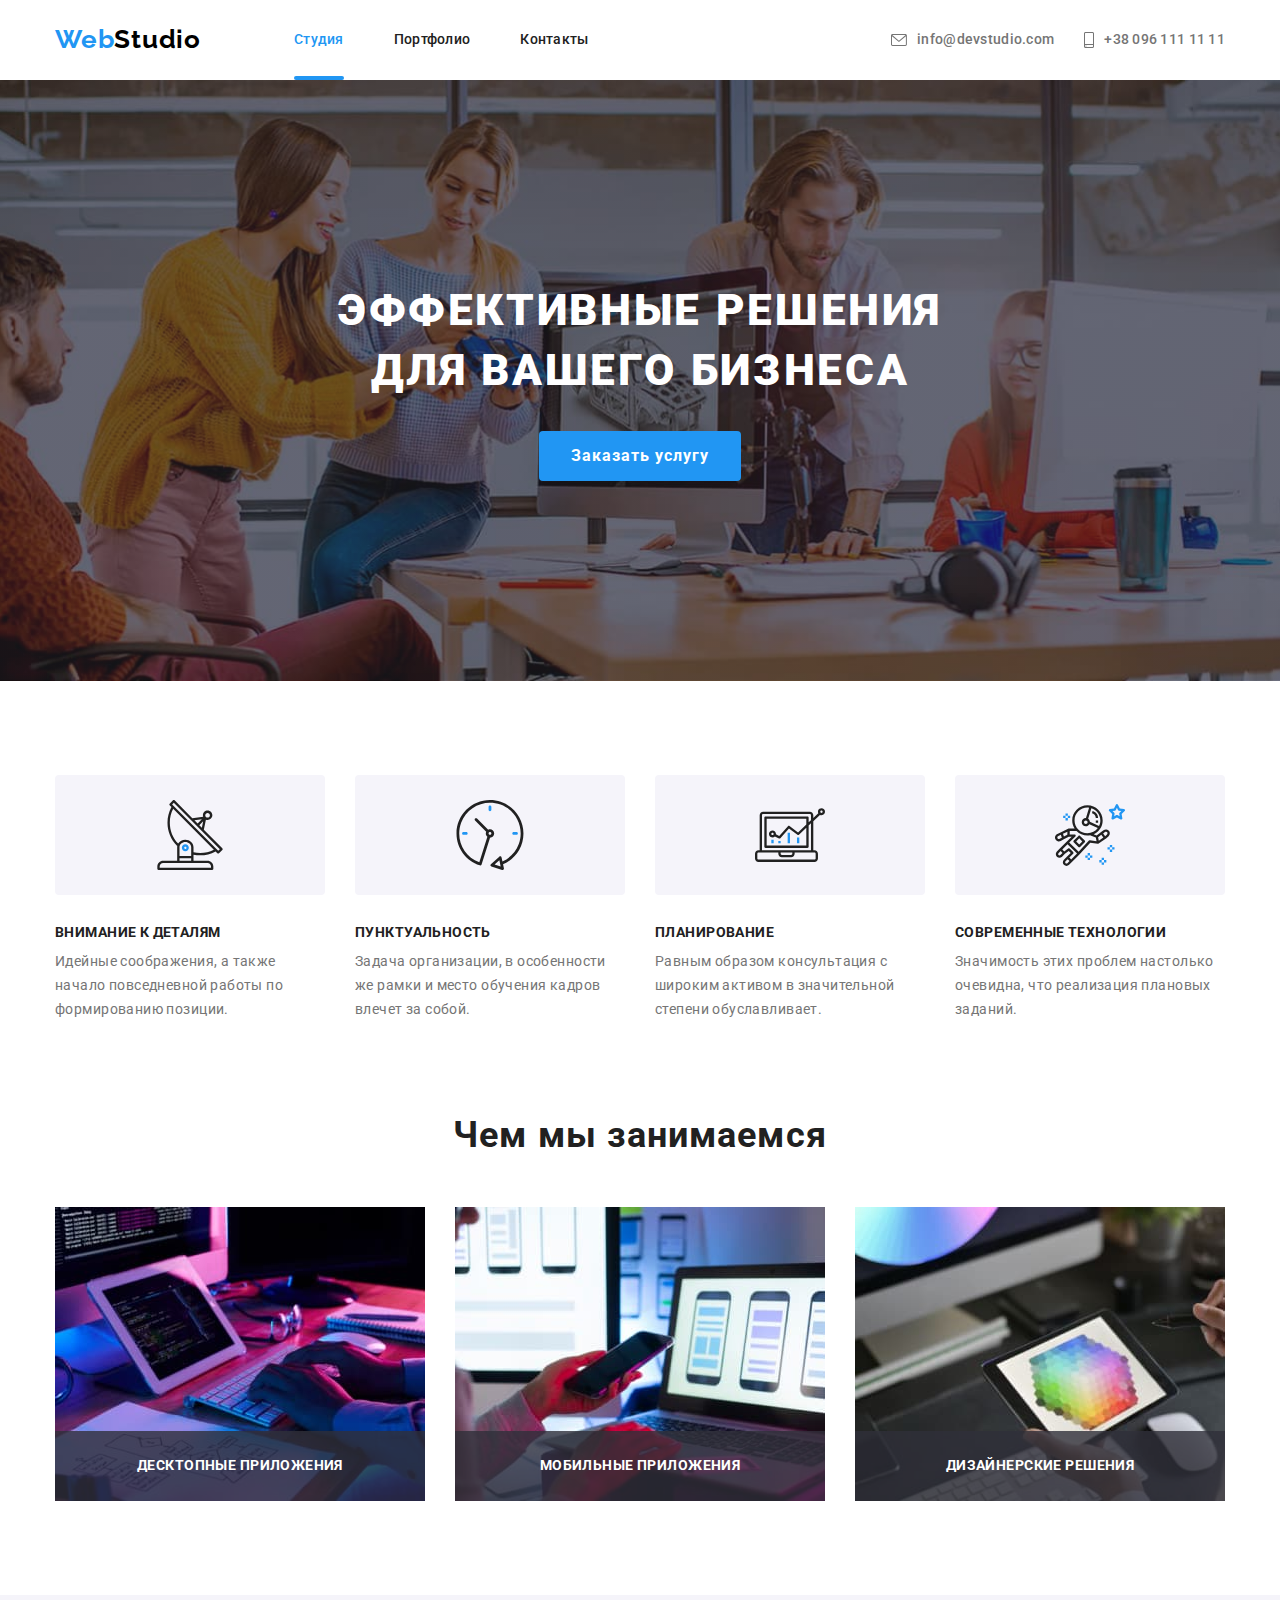
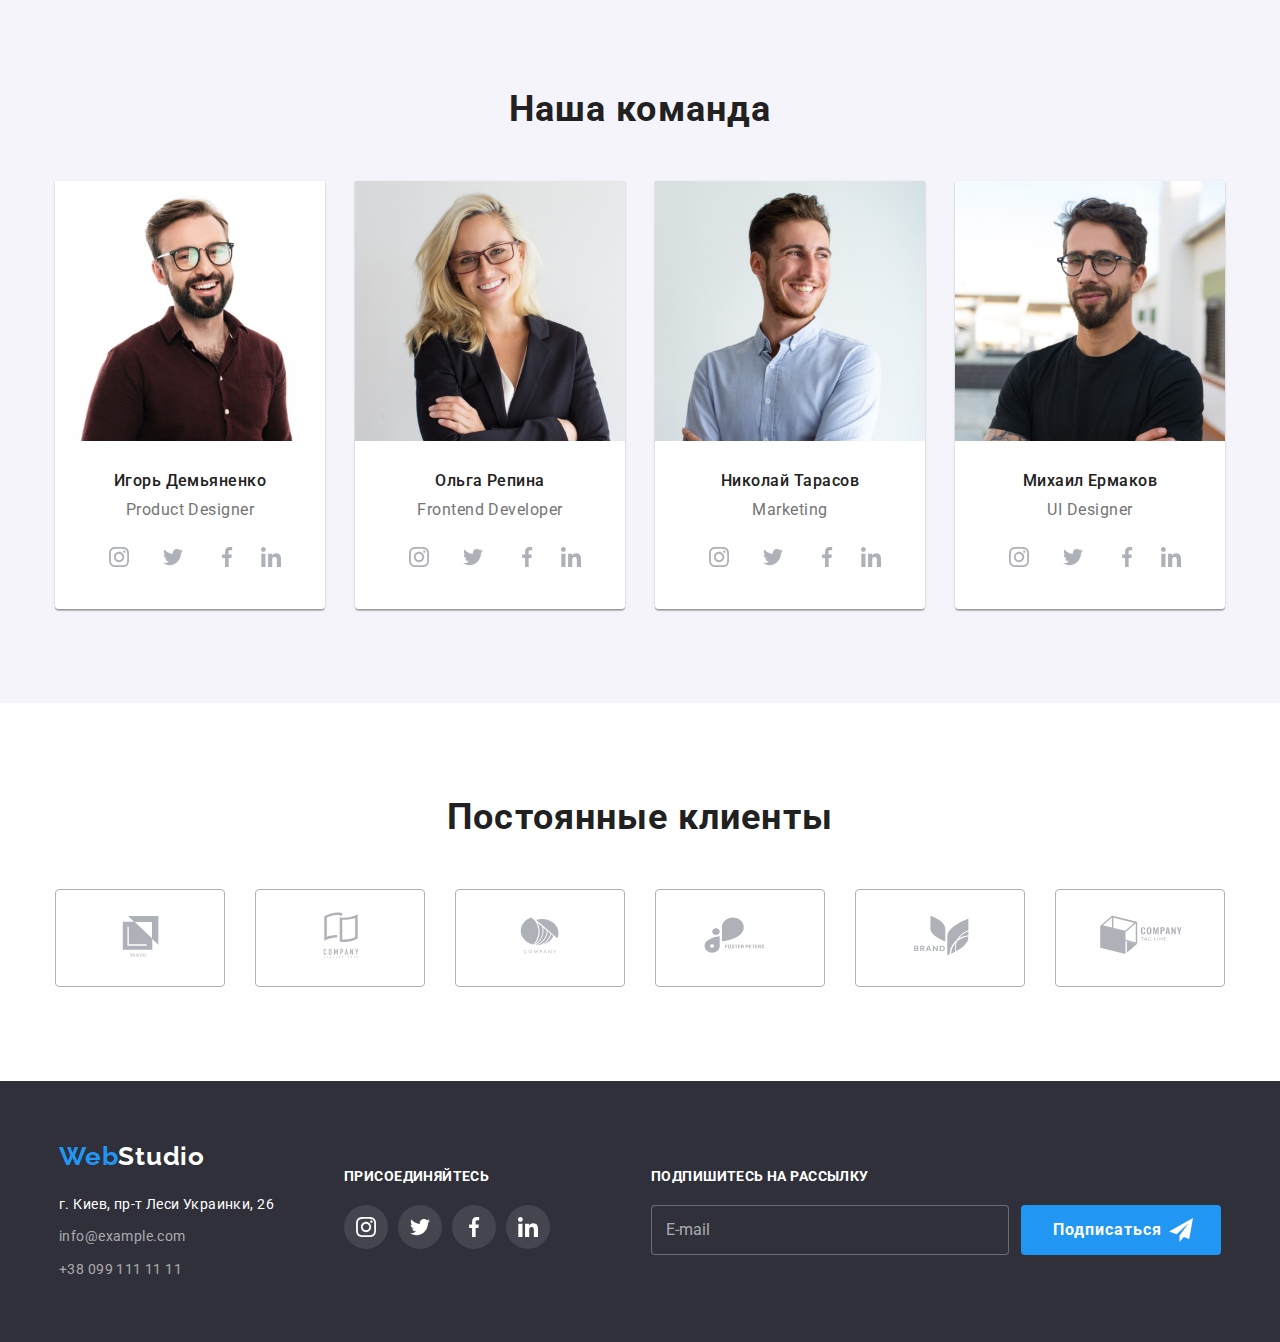
<file: index.html>
<!DOCTYPE html>
<html lang="ru">
  <head>
    <meta charset="UTF-8" />
    <meta http-equiv="X-UA-Compatible" content="IE=edge" />
    <meta name="viewport" content="width=device-width, initial-scale=1.0" />
    <title>Document</title>
    <link rel="preconnect" href="https://fonts.googleapis.com" />
    <link rel="preconnect" href="https://fonts.gstatic.com" crossorigin />
    <link
      href="https://fonts.googleapis.com/css2?family=Raleway:wght@700&family=Roboto:wght@400;500;700;900&display=swap"
      rel="stylesheet"
    />

    <link rel="stylesheet" href="./css/main.min.css" />
  </head>

  <body class="body">
    <header >
      <div class="container__header container">
        <div class="page-header">
          <nav class="site-nav">
            <a class="logo" href=""><span class="logo__web">Web</span>Studio</a>
            <div class="mobile-navigation">
              <ul class="site-nav__list list">
              <li class="site-nav__item">
                <a class="site-nav__link site-nav__link--current" href=""
                  >Студия</a
                >
              </li>
              <li class="site-nav__item">
                <a class="site-nav__link" href="./portfolio.html"> Портфолио</a>
              </li>
              <li class="site-nav__item">
                <a class="site-nav__link" href="">Контакты</a>
              </li>
            </ul>
            </div>

            <button
              type="button"
              class="menu-button menu-open-button">
              <svg width="40" height="40" aria-label="Переключатель меню">
                <use
                  class="icon-menu"
                  href="./images/symbol.svg#icon-menu"
                ></use>
              </svg>
            </button>

          </nav>

          <div class="mobile-navigation">
            <ul class="contacts list">
            <li class="contacts__item">
              <a class="contacts__link" href="mailto:info@devstudio.com">
                <svg
                  class="contacts__icon--envelope"
                  width="16px"
                  height="10px"
                >
                  <use href="./images/symbol.svg#icon-envelope"></use>
                </svg>
                info@devstudio.com</a
              >
            </li>
            <li class="contacts__item">
              <a class="contacts__link" href="tel:+380961111111">
                <svg class="contacts__icon--smartphone">
                  <use href="./images/symbol.svg#icon-smartphone"></use>
                </svg>
                +38 096 111 11 11</a
              >
            </li>
          </ul>
          </div>
        </div>
      </div>


  <div class="mobile-menu is-hidden">
  <div class="mobile-container">
    <button  
  type="button"
  class="menu-button menu-close-button"
  aria-expanded="false">
  <svg width="40" height="40" aria-label="Переключатель меню">
    <use class="icon-close-menu" href="./images/symbol.svg#icon-close-menu"></use>        
  </svg>   
  </button>
<ul class="mobile-list list">
  <li class="mobile-list__item"><a href="./index.html" class="mobile-list__link mobile-list__link--current">Студия</a></li>
  <li class="mobile-list__item"><a href="./portfolio.html" class="mobile-list__link">Портфолио</a></li>
  <li class="mobile-list__item"><a href="" class="mobile-list__link">Контакты</a></li>
</ul>
<div class="mobile-menu-bottom">
  <ul class="mobile-contacts list">
  <li class="mobile-contacts__item"><a href="tel:+380961111111" class="mobile-contacts__link mobile-contacts__link--big">+38 096 111 11 11</a></li>
  <li class="mobile-contacts__item"><a href="mailto:info@devstudio.com" class="mobile-contacts__link">info@devstudio.com</a></li>
</ul>
<ul class="mobile-social list">
  <li class="mobile-social__item"><a href="" class="mobile-social__link">Instagram</a></li>
  <li class="mobile-social__item"><a href="" class="mobile-social__link">Twitter</a></li>
  <li class="mobile-social__item"><a href="" class="mobile-social__link">Facebook</a></li>
  <li class="mobile-social__item"><a href="" class="mobile-social__link">LinkedIn</a></li>
</ul>
</div>
  </div>
</div>


    </header>
    <!--Герой-->
    <main>
      <section class="hero">
        <div class="container">
          <h1 class="hero__title">Эффективные решения для вашего бизнеса</h1>
          <button data-modal-open class="hero__button button" type="button">
            Заказать услугу
          </button>
        </div>
      </section>
      <!--Особенности-->
      <section class="features section">
        <div class="container">
          <h2 class="features__title--hidden">Особенности</h2>
          <ul class="feautes-list list">
            <li class="features-list__item">
              <div class="features-list__background">
                <svg class="features-list__icon">
                  <use href="./images/symbol.svg#icon-antena"></use>
                </svg>
              </div>
              <h3 class="features-list__name">Внимание к деталям</h3>
              <p class="features-list__text">
                Идейные соображения, а также начало повседневной работы по
                формированию позиции.
              </p>
            </li>
            <li class="features-list__item">
              <div class="features-list__background">
                <svg class="features-list__icon">
                  <use href="./images/symbol.svg#icon-clock"></use>
                </svg>
              </div>
              <h3 class="features-list__name">Пунктуальность</h3>
              <p class="features-list__text">
                Задача организации, в особенности же рамки и место обучения
                кадров влечет за собой.
              </p>
            </li>
            <li class="features-list__item">
              <div class="features-list__background">
                <svg class="features-list__icon">
                  <use href="./images/symbol.svg#icon-diagram"></use>
                </svg>
              </div>
              <h3 class="features-list__name">Планирование</h3>
              <p class="features-list__text">
                Равным образом консультация с широким активом в значительной
                степени обуславливает.
              </p>
            </li>
            <li class="features-list__item">
              <div class="features-list__background">
                <svg class="features-list__icon">
                  <use href="./images/symbol.svg#icon-astronaut"></use>
                </svg>
              </div>
              <h3 class="features-list__name">Современные технологии</h3>
              <p class="features-list__text">
                Значимость этих проблем настолько очевидна, что реализация
                плановых заданий.
              </p>
            </li>
          </ul>
        </div>
      </section>

      <!-- Чем занимаемся -->
      <section class="do">
        <div class="container">
          <h2 class="studio-title">Чем мы занимаемся</h2>
          <ul class="do-list list">
            <li class="do__item">
              <div class="do-list__overlay">
                <img 
                srcset="./images/analize.jpg 1x, ./images/analize@2.jpg 2x"
                src="./images/analize.jpg" 
                alt="анализуем" width="370" />
                <div class="do-list__background">
                  <p class="do-list__text">Десктопные приложения</p>
                </div>
              </div>
            </li>
            <li class="do__item">
              <div class="do-list__overlay">
                <img 
                srcset="./images/design.jpg 1x, ./images/design@2.jpg 2x""
                src="./images/design.jpg" 
                alt="делаем" width="370" />
                <div class="do-list__background">
                  <p class="do-list__text">Мобильные приложения</p>
                </div>
              </div>
            </li>
            <li class="do__item">
              <div class="do-list__overlay">
                <img 
                srcset="./images/choose.jpg 1x, ./images/choose@2.jpg 2x"
                src="./images/choose.jpg" 
                alt="выбираем" width="370" />
                <div class="do-list__background">
                  <p class="do-list__text">Дизайнерские решения</p>
                </div>
              </div>
            </li>
          </ul>
        </div>
      </section>
      <!--команда  -->
      <section class="team section">
        <div class="container">
          <h2 class="studio-title">Наша команда</h2>
          <ul class="team-list list">
            <li class="team-list__item">
              <img
                class="team-list__img"
                srcset="./images/ihor@2.jpg 2x"
                src="./images/ihor.jpg"
                alt="Игорь Демьяненко"
                width="270"
              />
              <div class="team-card">
                <h3 class="team-card__name">Игорь Демьяненко</h3>
                <p class="team-card__profession">Product Designer</p>
                <div class="social-media">
                  <a class="social-media__link" href="">
                    <svg class="social-media__icon">
                      <use href="./images/symbol.svg#icon-instagram"></use>
                    </svg>
                  </a>
                  <a href="" class="social-media__link">
                    <svg class="social-media__icon">
                      <use href="./images/symbol.svg#icon-twitter"></use>
                    </svg>
                  </a>
                  <a href="" class="social-media__link">
                    <svg class="social-media__icon">
                      <use href="./images/symbol.svg#icon-facebook"></use>
                    </svg>
                  </a>
                  <a href="" class="social-media__link">
                    <svg class="social-media__icon">
                      <use href="./images/symbol.svg#icon-linkedin"></use>
                    </svg>
                  </a>
                </div>
              </div>
            </li>
            <li class="team-list__item">
              <img
                class="team-list__img"
                src="./images/olga.jpg"
                srcset="./images/olga@2.jpg 2x"
                alt="Ольга Репина"
                width="270"
              />
              <div class="team-card">
                <h3 class="team-card__name">Ольга Репина</h3>
                <p class="team-card__profession">Frontend Developer</p>
                <div class="social-media">
                  <a class="social-media__link" href="">
                    <svg class="social-media__icon">
                      <use href="./images/symbol.svg#icon-instagram"></use>
                    </svg>
                  </a>
                  <a href="" class="social-media__link">
                    <svg class="social-media__icon">
                      <use href="./images/symbol.svg#icon-twitter"></use>
                    </svg>
                  </a>
                  <a href="" class="social-media__link">
                    <svg class="social-media__icon">
                      <use href="./images/symbol.svg#icon-facebook"></use>
                    </svg>
                  </a>
                  <a href="" class="social-media__link">
                    <svg class="social-media__icon">
                      <use href="./images/symbol.svg#icon-linkedin"></use>
                    </svg>
                  </a>
                </div>
              </div>
            </li>
            <li class="team-list__item">
              <img
                class="team-list__img"
                src="./images/nikolay.jpg"
                srcset="./images/nikolay@2.jpg 2x"
                alt="Николай Тарасов"
                width="270"
              />
              <div class="team-card">
                <h3 class="team-card__name">Николай Тарасов</h3>
                <p class="team-card__profession">Marketing</p>
                <div class="social-media">
                  <a class="social-media__link" href="">
                    <svg class="social-media__icon">
                      <use href="./images/symbol.svg#icon-instagram"></use>
                    </svg>
                  </a>
                  <a href="" class="social-media__link">
                    <svg class="social-media__icon">
                      <use href="./images/symbol.svg#icon-twitter"></use>
                    </svg>
                  </a>
                  <a href="" class="social-media__link">
                    <svg class="social-media__icon">
                      <use href="./images/symbol.svg#icon-facebook"></use>
                    </svg>
                  </a>
                  <a href="" class="social-media__link">
                    <svg class="social-media__icon">
                      <use href="./images/symbol.svg#icon-linkedin"></use>
                    </svg>
                  </a>
                </div>
              </div>
            </li>
            <li class="team-list__item">
              <img
                class="team-list__img"
                src="./images/michael.jpg"
                srcset="./images/michael@2.jpg 2x"
                alt="Михаил Ермаков"
                width="270"
              />
              <div class="team-card">
                <h3 class="team-card__name">Михаил Ермаков</h3>
                <p class="team-card__profession">UI Designer</p>
                <div class="social-media">
                  <a class="social-media__link" href="">
                    <svg class="social-media__icon">
                      <use href="./images/symbol.svg#icon-instagram"></use>
                    </svg>
                  </a>
                  <a href="" class="social-media__link">
                    <svg class="social-media__icon">
                      <use href="./images/symbol.svg#icon-twitter"></use>
                    </svg>
                  </a>
                  <a href="" class="social-media__link">
                    <svg class="social-media__icon">
                      <use href="./images/symbol.svg#icon-facebook"></use>
                    </svg>
                  </a>
                  <a href="" class="social-media__link">
                    <svg class="social-media__icon">
                      <use href="./images/symbol.svg#icon-linkedin"></use>
                    </svg>
                  </a>
                </div>
              </div>
            </li>
          </ul>
        </div>
      </section>
      <section class="section clients">
        <div class="container">
          <h2 class="studio-title">Постоянные клиенты</h2>
          <ul class="clients-list">
            <li class ="clients__item">
              <a href="" class="clients-link">
                <svg class="clients-link__icon">
                  <use href="./images/symbol.svg#icon-client-one"></use>
                </svg>
              </a>
            </li>
            <li class ="clients__item">
              <a href="" class="clients-link">
                <svg class="clients-link__icon">
                  <use href="./images/symbol.svg#icon-client-two"></use>
                </svg>
              </a>
            </li>
            <li class ="clients__item">
              <a href="" class="clients-link">
                <svg class="clients-link__icon">
                  <use href="./images/symbol.svg#icon-client-three"></use>
                </svg>
              </a>
            </li>
            <li class ="clients__item">
              <a href="" class="clients-link">
                <svg class="clients-link__icon">
                  <use href="./images/symbol.svg#icon-client-four"></use>
                </svg>
              </a>
            </li>
            <li class ="clients__item">
              <a href="" class="clients-link">
                <svg class="clients-link__icon">
                  <use href="./images/symbol.svg#icon-client-five"></use>
                </svg>
              </a>
            </li>
            <li class ="clients__item">
              <a href="" class="clients-link">
                <svg class="clients-link__icon">
                  <use href="./images/symbol.svg#icon-client-six"></use>
                </svg>
              </a>
            </li>
          </ul>
        </div>
      </section>
    </main>

    <!-- Футер -->

    <footer class="site-footer">
     <div class="container footer__container">
        <div class="footer-flex">
          <div class="logo-footer">
          <a class="logo" href=""
            ><span class="logo__web">Web</span
            ><span class="logo__studio">Studio</span>
          </a>
          <address class="address">
            <ul class="address-list list">
              <li class="address-list__item">
                <a
                  class="address-list__link"
                  href="https://www.google.com/maps/place/бульвар+Лесі+Українки,+26,+Київ,+02000/@50.4265807,30.5361971,17z/data=!4m13!1m7!3m6!1s0x40d4cf0e033ecbe9:0x57a4dffefec77da0!2z0LHRg9C70YzQstCw0YAg0JvQtdGB0ZYg0KPQutGA0LDRl9C90LrQuCwgMjYsINCa0LjRl9CyLCAwMjAwMA!3b1!8m2!3d50.4265807!4d30.5383858!3m4!1s0x40d4cf0e033ecbe9:0x57a4dffefec77da0!8m2!3d50.4265807!4d30.5383858"
                  ><span class="address-list__map">
                    г. Киев, пр-т Леси Украинки, 26</span
                  ></a
                >
              </li>
              <li class="address-list__item">
                <a class="address-list__link" href="mailto:info@example.com"
                  >info@example.com</a
                >
              </li>
              <li class="address-list__item">
                <a class="address-list__link" href="tel:+380991111111"
                  >+38 099 111 11 11</a
                >
              </li>
            </ul>
          </address>
        </div>
        <div class="social">
          <h2 class="footer-title">присоединяйтесь</h2>
          <ul class="social-list list">
            <li class="social-list__item">
              <a href="" class="social-list__link">
                <svg class="social-list-icon">
                  <use href="./images/symbol.svg#icon-instagram"></use>
                </svg>
              </a>
            </li>
            <li class="social-list__item">
              <a href="" class="social-list__link">
                <svg class="social-list-icon">
                  <use href="./images/symbol.svg#icon-twitter"></use>
                </svg>
              </a>
            </li>
            <li class="social-list__item">
              <a href="" class="social-list__link">
                <svg class="social-list-icon">
                  <use href="./images/symbol.svg#icon-facebook"></use>
                </svg>
              </a>
            </li>
            <li class="social-list__item">
              <a href="" class="social-list__link">
                <svg class="social-list-icon">
                  <use href="./images/symbol.svg#icon-linkedin"></use>
                </svg>
              </a>
            </li>
          </ul>
        </div>
     </div>
        <div class="subscribe">
          <h3 class="footer-title">Подпишитесь на рассылку</h3>
          <div class="subscribe-form">
            <form class="email-form" action="">
              <input
                class="email-input"
                type="email"
                name="email"
                id="email"
                autocomplete="off"
              />
              <label class="email-form__label" for="email">E-mail</label>
            </form>
            <button type="button" class="subscribe-button button">
              Подписаться
              <svg class="subscribe-icon">
                <use href="./images/symbol.svg#send"></use>
              </svg>
            </button>
          </div>
        </div>
      </div>
     </div>
    </footer>

    <div class="backdrop backdrop--is-hidden" data-modal>
      <div class="modal">
        <button class="modal__btn" type="button" data-modal-close>
          <svg class="modal--close-icon">
            <use href="./images/symbol.svg#close"></use>
          </svg>
        </button>
        <h2 class="modal-form__title">
          Оставьте свои данные, мы вам перезвоним
        </h2>
        <div class="modal-form">
          <form action="" class="form-setion" autocomplete="off">
            <div class="form-field">
              <input
                class="form-field__input"
                type="text"
                name="name"
                id="name"
              />
              <label class="form-field__label" for="name"> Имя</label>
              <svg class="form-field__buttons">
                <use href="./images/symbol.svg#icon-person"></use>
              </svg>
            </div>

            <div class="form-field">
              <input class="form-field__input" type="tel" name="tel" id="tel" />
              <label class="form-field__label" for="tel"> Телефон</label>
              <svg class="form-field__buttons">
                <use href="./images/symbol.svg#icon-phone"></use>
              </svg>
            </div>

            <div class="form-field form-field--email">
              <input
                class="form-field__input"
                type="email"
                name="email"
                id="email"
              />
              <label class="form-field__label" for="email"> Почта</label>
              <svg class="form-field__buttons">
                <use href="./images/symbol.svg#icon-email"></use>
              </svg>
            </div>

            <label class="label-textarea" for="comment">Комментарий</label>
            <textarea
              class="form-field__input input-textarea"
              name="comment"
              id="comment"
              placeholder="Введите текст"
            ></textarea>

            <div class="checkbox-modal">
              <label class="label-policy" for="policy">
                <input
                  class="checkbox__input visually-hidden"
                  type="checkbox"
                  name="policy"
                  id="policy"
                />
                <span class="checkbox__icon"></span>
                Соглашаюсь c рассылкой и принимаю
                <a class="label-policy__link" href="">
                  Условия договора</a
                ></label
              >
            </div>
          </form>
          <button class="button button--form-button" type="submit">
            Отправить
          </button>
        </div>
      </div>
    </div>

    <script src="./js/modal.js"></script>
    <script src="./js/mobile-menu.js"></script>
  </body>
</html>
</file>
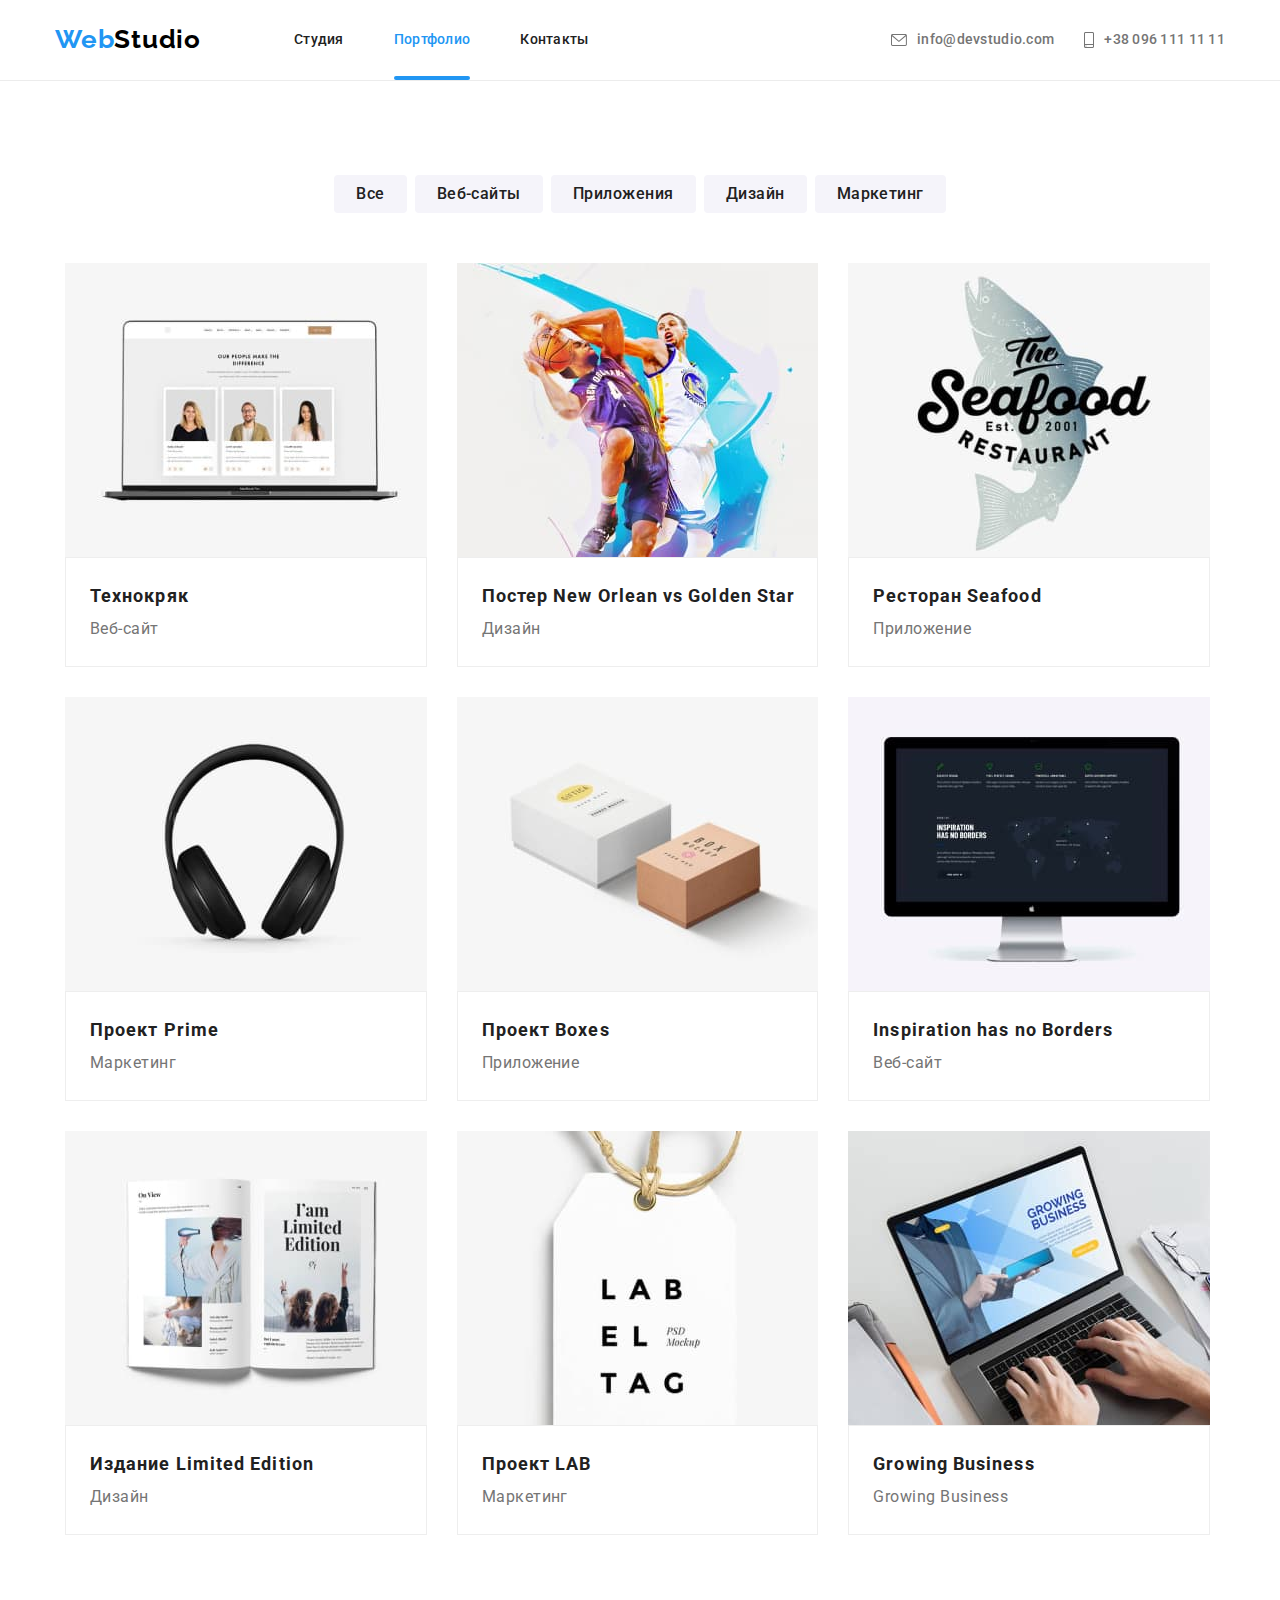
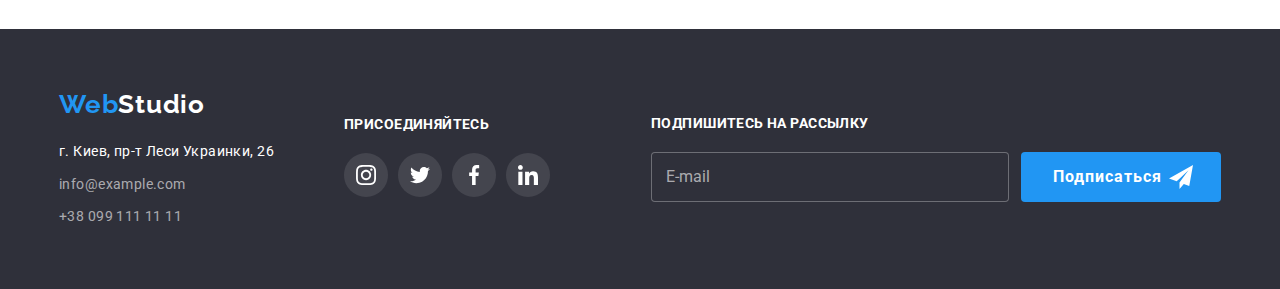
<file: portfolio.html>
<!DOCTYPE html>
<html lang="ru">
  <head>
    <meta charset="UTF-8" />
    <meta http-equiv="X-UA-Compatible" content="IE=edge" />
    <meta name="viewport" content="width=device-width, initial-scale=1.0" />
    <title>Document</title>
    <link rel="preconnect" href="https://fonts.googleapis.com" />
    <link rel="preconnect" href="https://fonts.gstatic.com" crossorigin />
    <link
      href="https://fonts.googleapis.com/css2?family=Raleway:wght@700&family=Roboto:wght@400;500;700;900&display=swap"
      rel="stylesheet"
    />

    <link rel="stylesheet" href="./css/main.min.css" />
  </head>
  <body class="body">
    <header class="portfolio-header">
      <div class="container__header container">
        <div class="page-header">
          <nav class="site-nav">
            <a class="logo" href=""><span class="logo__web">Web</span>Studio</a>
            <div class="mobile-navigation">
              <ul class="site-nav__list list">
                <li class="site-nav__item">
                  <a class="site-nav__link" href="./index.html">Студия</a>
                </li>
                <li class="site-nav__item">
                  <a
                    class="site-nav__link site-nav__link--current"
                    href="./portfolio.html"
                  >
                    Портфолио</a
                  >
                </li>
                <li class="site-nav__item">
                  <a class="site-nav__link" href="">Контакты</a>
                </li>
              </ul>
            </div>

            <button
              type="button"
              class="menu-button menu-open-button"
              aria-expanded="false">
              <svg width="40" height="40" aria-label="Переключатель меню">
                <use
                  class="icon-menu"
                  href="./images/symbol.svg#icon-menu"
                ></use>

              </svg>
            </button>
          </nav>

          <div class="mobile-navigation">
            <ul class="contacts list">
              <li class="contacts__item">
                <a class="contacts__link" href="mailto:info@devstudio.com">
                  <svg
                    class="contacts__icon--envelope"
                    width="16px"
                    height="10px"
                  >
                    <use href="./images/symbol.svg#icon-envelope"></use>
                  </svg>
                  info@devstudio.com</a
                >
              </li>
              <li class="contacts__item">
                <a class="contacts__link" href="tel:+380961111111">
                  <svg class="contacts__icon--smartphone">
                    <use href="./images/symbol.svg#icon-smartphone"></use>
                  </svg>
                  +38 096 111 11 11</a
                >
              </li>
            </ul>
          </div>
        </div>
      </div>

      <div class="mobile-menu is-hidden">
  <div class="mobile-container">
    <button  
  type="button"
  class="menu-button menu-close-button"
  aria-expanded="false">
  <svg width="40" height="40" aria-label="Переключатель меню">
    <use class="icon-close-menu" href="./images/symbol.svg#icon-close-menu"></use>        
  </svg>   
  </button>
<ul class="mobile-list list">
  <li class="mobile-list__item"><a href="./index.html" class="mobile-list__link">Студия</a></li>
  <li class="mobile-list__item"><a href="./portfolio.html" class="mobile-list__link mobile-list__link--current">Портфолио</a></li>
  <li class="mobile-list__item"><a href="" class="mobile-list__link">Контакты</a></li>
</ul>
<div class="mobile-menu-bottom">
  <ul class="mobile-contacts list">
  <li class="mobile-contacts__item"><a href="tel:+380961111111" class="mobile-contacts__link mobile-contacts__link--big">+38 096 111 11 11</a></li>
  <li class="mobile-contacts__item"><a href="mailto:info@devstudio.com" class="mobile-contacts__link">info@devstudio.com</a></li>
</ul>
<ul class="mobile-social list">
  <li class="mobile-social__item"><a href="" class="mobile-social__link">Instagram</a></li>
  <li class="mobile-social__item"><a href="" class="mobile-social__link">Twitter</a></li>
  <li class="mobile-social__item"><a href="" class="mobile-social__link">Facebook</a></li>
  <li class="mobile-social__item"><a href="" class="mobile-social__link">LinkedIn</a></li>
</ul>
</div>
  </div>
</div>
    </header>

    <main>
      <section class="section projects">
        <div class="container">
          <h1 class="projects-title">Примірники проектів</h1>
          <ul class="portfolio-buttons list">
            <li class="portfolio-buttons__item">
              <button class="portfolio-buttons__btn" type="button">Все</button>
            </li>
            <li class="portfolio-buttons__item">
              <button class="portfolio-buttons__btn" type="button">
                Веб-сайты
              </button>
            </li>
            <li class="portfolio-buttons__item">
              <button class="portfolio-buttons__btn" type="button">
                Приложения
              </button>
            </li>
            <li class="portfolio-buttons__item">
              <button class="portfolio-buttons__btn" type="button">
                Дизайн
              </button>
            </li>
            <li class="portfolio-buttons__item">
              <button class="portfolio-buttons__btn" type="button">
                Маркетинг
              </button>
            </li>
          </ul>

          <ul class="projects-list list">
            <li class="projects-list__item">
              <a href="" class="projects-link">
                <div class="projects-link__thumb">
                  <img
                    class="projects-link__img"
                    src="./images/laptop.jpg"
                    alt="Технокряк"
                    width="370"
                  />

                  <div class="project-description">
                    <p class="project-description__text">
                      Ресурс предлагает комплексные предложения с разным уровнем
                      функционала и сервисов. Все это позволит посетителю
                      получить исчерпывающие сведения о компании или частном
                      лице.
                    </p>
                  </div>
                </div>
                <div class="projects-group">
                  <h2 class="projects-group__title">Технокряк</h2>
                  <p class="projects-group__name">Веб-сайт</p>
                </div>
              </a>
            </li>
            <li class="projects-list__item">
              <a href="" class="projects-link">
                <div class="projects-link__thumb">
                  <img
                    class="projects-link__img"
                    src="./images/people.jpg"
                    alt="Постер New Orlean vs Golden Star"
                    width="370"
                  />
                  <div class="project-description">
                    <p class="project-description__text">
                      Ресурс предлагает комплексные предложения с разным уровнем
                      функционала и сервисов. Все это позволит посетителю
                      получить исчерпывающие сведения о компании или частном
                      лице.
                    </p>
                  </div>
                </div>
                <div class="projects-group">
                  <h2 class="projects-group__title">
                    Постер New Orlean vs Golden Star
                  </h2>
                  <p class="projects-group__name">Дизайн</p>
                </div>
              </a>
            </li>
            <li class="projects-list__item">
              <a href="" class="projects-link">
                <div class="projects-link__thumb">
                  <img
                    class="projects-link__img"
                    src="./images/seafood.jpg"
                    alt="Ресторан Seafood"
                    width="370"
                  />
                  <div class="project-description">
                    <p class="project-description__text">
                      Ресурс предлагает комплексные предложения с разным уровнем
                      функционала и сервисов. Все это позволит посетителю
                      получить исчерпывающие сведения о компании или частном
                      лице.
                    </p>
                  </div>
                </div>
                <div class="projects-group">
                  <h2 class="projects-group__title">Ресторан Seafood</h2>
                  <p class="projects-group__name">Приложение</p>
                </div>
              </a>
            </li>
            <li class="projects-list__item">
              <a href="" class="projects-link">
                <div class="projects-link__thumb">
                  <img
                    class="projects-link__img"
                    src="./images/headphones.jpg"
                    alt="Проект Prime"
                    width="370"
                  />
                  <div class="project-description">
                    <p class="project-description__text">
                      Ресурс предлагает комплексные предложения с разным уровнем
                      функционала и сервисов. Все это позволит посетителю
                      получить исчерпывающие сведения о компании или частном
                      лице.
                    </p>
                  </div>
                </div>
                <div class="projects-group">
                  <h2 class="projects-group__title">Проект Prime</h2>
                  <p class="projects-group__name">Маркетинг</p>
                </div>
              </a>
            </li>
            <li class="projects-list__item">
              <a href="" class="projects-link">
                <div class="projects-link__thumb">
                  <img
                    class="projects-link__img"
                    src="./images/boxes.jpg"
                    alt="Проект Boxes"
                    width="370"
                  />
                  <div class="project-description">
                    <p class="project-description__text">
                      Ресурс предлагает комплексные предложения с разным уровнем
                      функционала и сервисов. Все это позволит посетителю
                      получить исчерпывающие сведения о компании или частном
                      лице.
                    </p>
                  </div>
                </div>
                <div class="projects-group">
                  <h2 class="projects-group__title">Проект Boxes</h2>
                  <p class="projects-group__name">Приложение</p>
                </div>
              </a>
            </li>
            <li class="projects-list__item">
              <a href="" class="projects-link">
                <div class="projects-link__thumb">
                  <img
                    class="projects-link__img"
                    src="./images/monitor.jpg"
                    alt="Веб-сайт Inspiration has no Borders"
                    width="370"
                  />
                  <div class="project-description">
                    <p class="project-description__text">
                      Ресурс предлагает комплексные предложения с разным уровнем
                      функционала и сервисов. Все это позволит посетителю
                      получить исчерпывающие сведения о компании или частном
                      лице.
                    </p>
                  </div>
                </div>
                <div class="projects-group">
                  <h2 class="projects-group__title">
                    Inspiration has no Borders
                  </h2>
                  <p class="projects-group__name">Веб-сайт</p>
                </div>
              </a>
            </li>
            <li class="projects-list__item">
              <a href="" class="projects-link">
                <div class="projects-link__thumb">
                  <img
                    class="projects-link__img"
                    src="./images/magazine.jpg"
                    alt="Издание Limited Edition"
                    width="370"
                  />
                  <div class="project-description">
                    <p class="project-description__text">
                      Ресурс предлагает комплексные предложения с разным уровнем
                      функционала и сервисов. Все это позволит посетителю
                      получить исчерпывающие сведения о компании или частном
                      лице.
                    </p>
                  </div>
                </div>
                <div class="projects-group">
                  <h2 class="projects-group__title">Издание Limited Edition</h2>
                  <p class="projects-group__name">Дизайн</p>
                </div>
              </a>
            </li>
            <li class="projects-list__item">
              <a href="" class="projects-link">
                <div class="projects-link__thumb">
                  <img
                    class="projects-link__img"
                    src="./images/tag.jpg"
                    alt="Проект LAB"
                    width="370"
                  />
                  <div class="project-description">
                    <p class="project-description__text">
                      Ресурс предлагает комплексные предложения с разным уровнем
                      функционала и сервисов. Все это позволит посетителю
                      получить исчерпывающие сведения о компании или частном
                      лице.
                    </p>
                  </div>
                </div>
                <div class="projects-group">
                  <h2 class="projects-group__title">Проект LAB</h2>
                  <p class="projects-group__name">Маркетинг</p>
                </div>
              </a>
            </li>
            <li class="projects-list__item">
              <a href="" class="projects-link">
                <div class="projects-link__thumb">
                  <img
                    class="projects-link__img"
                    src="./images/laptophands.jpg"
                    alt="Growing Business Growing Business"
                    width="370"
                  />
                  <div class="project-description">
                    <p class="project-description__text">
                      Ресурс предлагает комплексные предложения с разным уровнем
                      функционала и сервисов. Все это позволит посетителю
                      получить исчерпывающие сведения о компании или частном
                      лице.
                    </p>
                  </div>
                </div>
                <div class="projects-group">
                  <h2 class="projects-group__title">Growing Business</h2>
                  <p class="projects-group__name">Growing Business</p>
                </div>
              </a>
            </li>
          </ul>
        </div>
      </section>
    </main>

    <footer class="site-footer">
     <div class="container footer__container">
        <div class="footer-flex">
          <div class="logo-footer">
          <a class="logo" href=""
            ><span class="logo__web">Web</span
            ><span class="logo__studio">Studio</span>
          </a>
          <address class="address">
            <ul class="address-list list">
              <li class="address-list__item">
                <a
                  class="address-list__link"
                  href="https://www.google.com/maps/place/бульвар+Лесі+Українки,+26,+Київ,+02000/@50.4265807,30.5361971,17z/data=!4m13!1m7!3m6!1s0x40d4cf0e033ecbe9:0x57a4dffefec77da0!2z0LHRg9C70YzQstCw0YAg0JvQtdGB0ZYg0KPQutGA0LDRl9C90LrQuCwgMjYsINCa0LjRl9CyLCAwMjAwMA!3b1!8m2!3d50.4265807!4d30.5383858!3m4!1s0x40d4cf0e033ecbe9:0x57a4dffefec77da0!8m2!3d50.4265807!4d30.5383858"
                  ><span class="address-list__map">
                    г. Киев, пр-т Леси Украинки, 26</span
                  ></a
                >
              </li>
              <li class="address-list__item">
                <a class="address-list__link" href="mailto:info@example.com"
                  >info@example.com</a
                >
              </li>
              <li class="address-list__item">
                <a class="address-list__link" href="tel:+380991111111"
                  >+38 099 111 11 11</a
                >
              </li>
            </ul>
          </address>
        </div>
        <div class="social">
          <h2 class="footer-title footer-title__join ">присоединяйтесь</h2>
          <ul class="social-list list">
            <li class="social-list__item">
              <a href="" class="social-list__link">
                <svg class="social-list-icon">
                  <use href="./images/symbol.svg#icon-instagram"></use>
                </svg>
              </a>
            </li>
            <li class="social-list__item">
              <a href="" class="social-list__link">
                <svg class="social-list-icon">
                  <use href="./images/symbol.svg#icon-twitter"></use>
                </svg>
              </a>
            </li>
            <li class="social-list__item">
              <a href="" class="social-list__link">
                <svg class="social-list-icon">
                  <use href="./images/symbol.svg#icon-facebook"></use>
                </svg>
              </a>
            </li>
            <li class="social-list__item">
              <a href="" class="social-list__link">
                <svg class="social-list-icon">
                  <use href="./images/symbol.svg#icon-linkedin"></use>
                </svg>
              </a>
            </li>
          </ul>
        </div>
     </div>
        <div class="subscribe">
          <h3 class="footer-title">Подпишитесь на рассылку</h3>
          <div class="subscribe-form">
            <form class="email-form" action="">
              <input
                class="email-input"
                type="email"
                name="email"
                id="email"
                autocomplete="off"
              />
              <label class="email-form__label" for="email">E-mail</label>
            </form>
            <button type="button" class="subscribe-button button">
              Подписаться
              <svg class="subscribe-icon">
                <use href="./images/symbol.svg#send"></use>
              </svg>
            </button>
          </div>
        </div>
      </div>
     </div>
    </footer>
    
<script src="./js/mobile-menu.js"></script>

  </body>
</html>
</file>
<file: css/main.min.css>
/*! modern-normalize v1.1.0 | MIT License | https://github.com/sindresorhus/modern-normalize */*,::before,::after{-webkit-box-sizing:border-box;box-sizing:border-box}html{line-height:1.15;-webkit-text-size-adjust:100%;-moz-tab-size:4;-o-tab-size:4;tab-size:4}body{margin:0;font-family:system-ui,-apple-system,"Segoe UI",Roboto,Helvetica,Arial,sans-serif,"Apple Color Emoji","Segoe UI Emoji"}hr{height:0;color:inherit}abbr[title]{-webkit-text-decoration:underline dotted;text-decoration:underline dotted}b,strong{font-weight:bolder}code,kbd,samp,pre{font-family:ui-monospace,SFMono-Regular,Consolas,"Liberation Mono",Menlo,monospace;font-size:1em}small{font-size:80%}sub,sup{font-size:75%;line-height:0;position:relative;vertical-align:baseline}sub{bottom:-0.25em}sup{top:-0.5em}table{text-indent:0;border-color:inherit}button,input,optgroup,select,textarea{font-family:inherit;font-size:100%;line-height:1.15;margin:0}button,select{text-transform:none}button,[type=button],[type=reset],[type=submit]{-webkit-appearance:button}::-moz-focus-inner{border-style:none;padding:0}:-moz-focusring{outline:1px dotted ButtonText}:-moz-ui-invalid{box-shadow:none}legend{padding:0}progress{vertical-align:baseline}::-webkit-inner-spin-button,::-webkit-outer-spin-button{height:auto}[type=search]{-webkit-appearance:textfield;outline-offset:-2px}::-webkit-search-decoration{-webkit-appearance:none}::-webkit-file-upload-button{-webkit-appearance:button;font:inherit}summary{display:list-item}.checkbox__input,.features__title--hidden,.projects-title{position:absolute;width:1px;height:1px;margin:-1px;border:0;padding:0;white-space:nowrap;-webkit-clip-path:inset(100%);clip-path:inset(100%);clip:rect(0 0 0 0);overflow:hidden}.body{background-color:#fff;color:#212121;font-family:"Roboto",sans-serif;font-style:normal}.container{margin-left:auto;margin-right:auto;padding-left:15px;padding-right:15px;position:relative}@media screen and (max-width: 1199px){.container{margin-left:auto;margin-right:auto}}@media screen and (min-width: 480px){.container{width:480px}}@media screen and (min-width: 768px){.container{width:768px}}@media screen and (min-width: 1200px){.container{width:1200px}}.list{margin:0;padding:0;list-style:none}.section{padding-top:60px;padding-bottom:60px}@media screen and (min-width: 1200px){.section{padding-top:94px;padding-bottom:94px;margin-right:auto;margin-left:auto}}.footer__container{padding-top:60px;padding-bottom:60px}@media screen and (min-width: 1200px){.footer__container{display:-webkit-box;display:-ms-flexbox;display:flex;-webkit-box-orient:horizontal;-webkit-box-direction:normal;-ms-flex-direction:row;flex-direction:row;-ms-flex-pack:distribute;justify-content:space-around}}.logo{color:#000;font-family:"Raleway";font-weight:700;font-size:24px;line-height:1.2;letter-spacing:.03em;padding-top:16px;padding-bottom:16px;text-decoration:none}@media screen and (min-width: 1199px){.logo{font-size:26px}}.logo__web{color:#2196f3}.logo__studio{color:#fff}.mobile-navigation{display:none}@media screen and (min-width: 768px){.mobile-navigation{display:inline-block;-webkit-box-align:center;-ms-flex-align:center;align-items:center;margin-left:auto}}@media screen and (min-width: 768px)and (max-width: 1200px){.page-header{display:-webkit-box;display:-ms-flexbox;display:flex;-webkit-box-pack:justify;-ms-flex-pack:justify;justify-content:space-between}}@media screen and (min-width: 1200px){.page-header{display:-webkit-box;display:-ms-flexbox;display:flex;-webkit-box-orient:horizontal;-webkit-box-direction:normal;-ms-flex-direction:row;flex-direction:row}}.site-nav__list,.contacts{font-weight:500;font-size:12px;line-height:1.14;letter-spacing:.02em}@media screen and (min-width: 1200px){.site-nav__list,.contacts{font-size:14px}}.site-nav{display:-webkit-box;display:-ms-flexbox;display:flex;-webkit-box-align:center;-ms-flex-align:center;align-items:center;margin-left:0;margin-right:0}@media screen and (max-width: 1199px){.site-nav{-webkit-box-pack:justify;-ms-flex-pack:justify;justify-content:space-between}}@media screen and (min-width: 1200px){.site-nav{display:-webkit-box;display:-ms-flexbox;display:flex}}.site-nav__list{display:-webkit-box;display:-ms-flexbox;display:flex;margin-left:88px}@media screen and (min-width: 1200px){.site-nav__list{margin-left:93px}}.site-nav__link{display:inline-block;padding-top:32px;padding-bottom:32px;color:#212121;text-decoration:none;margin:0}.site-nav__link:hover,.site-nav__link:focus{color:#2196f3}.site-nav__item:not(:last-child){margin-right:50px}.site-nav__link--current{position:relative;color:#2196f3}.site-nav__link--current::after{position:absolute;bottom:0;left:0;width:100%;height:4px;display:block;content:"";background-color:#2196f3;border-radius:2px}.contacts{display:inline-block;margin-left:auto;-webkit-box-align:center;-ms-flex-align:center;align-items:center}@media screen and (min-width: 768px){.contacts{padding-top:21px}.contacts__item:not(:last-child){margin-bottom:10px}}@media screen and (min-width: 1200px){.contacts{display:-webkit-inline-box;display:-ms-inline-flexbox;display:inline-flex;padding-top:0}.contacts__item:not(:last-child){margin-left:50px;margin-right:30px;margin-bottom:0}}.contacts__link{display:-webkit-box;display:-ms-flexbox;display:flex;-webkit-box-align:center;-ms-flex-align:center;align-items:center;color:#757575;text-decoration:none;-webkit-transition:color 250ms cubic-bezier(0.4, 0, 0.2, 1);transition:color 250ms cubic-bezier(0.4, 0, 0.2, 1)}@media screen and (min-width: 1200px){.contacts__link{padding-top:32px;padding-bottom:32px}}.contacts__link:hover,.contacts__link:focus{color:#2196f3}.contacts__icon--envelope{width:14px;height:10px;margin-right:10px;fill:currentColor}@media screen and (min-width: 1200px){.contacts__icon--envelope{width:16px;height:12px}}.contacts__icon--smartphone{width:10px;height:12px;padding:0;margin-right:10px;fill:currentColor}@media screen and (min-width: 1200px){.contacts__icon--smartphone{width:10px;height:16px}}.portfolio-header{border-bottom:1px solid #ececec}.portfolio-buttons{display:-webkit-box;display:-ms-flexbox;display:flex;-ms-flex-wrap:wrap;flex-wrap:wrap;margin-bottom:25px;-webkit-box-pack:center;-ms-flex-pack:center;justify-content:center}@media screen and (max-width: 768px){.portfolio-buttons{-webkit-box-pack:left;-ms-flex-pack:left;justify-content:left}}@media screen and (min-width: 768px){.portfolio-buttons{-ms-flex-wrap:nowrap;flex-wrap:nowrap;-webkit-box-pack:center;-ms-flex-pack:center;justify-content:center;margin-bottom:30px}}@media screen and (min-width: 1200px){.portfolio-buttons{margin-bottom:50px}}.portfolio-buttons__item:not(:last-child){margin-right:8px;margin-bottom:15px}@media screen and (min-width: 768px){.portfolio-buttons__item:not(:last-child){margin-bottom:0}}.portfolio-buttons__btn:hover,.portfolio-buttons__btn:focus{background-color:#2196f3;color:#fff;-webkit-box-shadow:0px 3px 1px rgba(0,0,0,.1),0px 1px 2px rgba(0,0,0,.08),0px 2px 2px rgba(0,0,0,.12);box-shadow:0px 3px 1px rgba(0,0,0,.1),0px 1px 2px rgba(0,0,0,.08),0px 2px 2px rgba(0,0,0,.12)}.projects-link{text-decoration:none;color:inherit}.projects-list{margin:0;padding:0;display:-webkit-box;display:-ms-flexbox;display:flex;-ms-flex-wrap:wrap;flex-wrap:wrap;-webkit-box-orient:vertical;-webkit-box-direction:normal;-ms-flex-direction:column;flex-direction:column;text-decoration:none}@media screen and (min-width: 768px){.projects-list{display:-webkit-box;display:-ms-flexbox;display:flex;-ms-flex-wrap:wrap;flex-wrap:wrap;-webkit-box-pack:center;-ms-flex-pack:center;justify-content:center;-webkit-box-orient:horizontal;-webkit-box-direction:normal;-ms-flex-direction:row;flex-direction:row;padding-left:25px;margin-left:-30px;margin-bottom:-30px}}.projects-list__item{margin-left:auto;margin-right:auto;-webkit-transition:-webkit-box-shadow 250ms cubic-bezier(0.4, 0, 0.2, 1);transition:-webkit-box-shadow 250ms cubic-bezier(0.4, 0, 0.2, 1);transition:box-shadow 250ms cubic-bezier(0.4, 0, 0.2, 1);transition:box-shadow 250ms cubic-bezier(0.4, 0, 0.2, 1), -webkit-box-shadow 250ms cubic-bezier(0.4, 0, 0.2, 1)}.projects-list__item:not(:last-child){margin-bottom:30px}.projects-list__item:last-child{margin-bottom:15px}@media screen and (max-width: 767px){.projects-list__item{width:450px;max-width:100%}.projects-list__item:last-child{margin-bottom:0}}@media screen and (min-width: 768px){.projects-list__item{width:calc((100% - 60px)/2);max-width:100%}}.projects-list__item:nth-child(9){margin-right:auto;margin-left:15px}@media screen and (min-width: 1200px){.projects-list__item{width:calc((100% - 90px)/3);max-width:100%}}.projects-list__item:hover,.projects-list__item:focus{-webkit-box-shadow:0px 1px 1px rgba(0,0,0,.12),0px 4px 4px rgba(0,0,0,.06),1px 4px 6px rgba(0,0,0,.16);box-shadow:0px 1px 1px rgba(0,0,0,.12),0px 4px 4px rgba(0,0,0,.06),1px 4px 6px rgba(0,0,0,.16)}.projects-group__title{font-weight:700;font-size:18px;line-height:2;letter-spacing:.06em;white-space:nowrap;margin:0px 0px;display:inline-block;max-width:322px;text-align:left;color:#212121}.projects-group{background-color:#fff;padding:20px 24px;height:110px;border:1px solid #eee;margin-right:0}.projects-group__name{color:#757575;font-size:16px;line-height:1.9;letter-spacing:.03em;margin:0px 0px}@media screen and (min-width: 1200px){.projects-group__name{max-width:370px}}.projects-link__img{display:block;height:auto;width:450px}@media screen and (min-width: 768px){.projects-link__img{width:354px}}@media screen and (min-width: 1200px){.projects-link__img{width:370px}}.projects-link__thumb{position:relative;overflow:hidden}.projects-link__thumb::before{position:absolute;content:"";display:inline-block;background-color:rgba(33,150,243,.9);top:0;left:0;width:100%;height:100%;opacity:1;-webkit-transition:opacity 250ms cubic-bezier(0.4, 0, 0.2, 1);transition:opacity 250ms cubic-bezier(0.4, 0, 0.2, 1);-webkit-transform:translateY(100%);transform:translateY(100%);-webkit-transition:-webkit-transform 250ms cubic-bezier(0.4, 0, 0.2, 1);transition:-webkit-transform 250ms cubic-bezier(0.4, 0, 0.2, 1);transition:transform 250ms cubic-bezier(0.4, 0, 0.2, 1);transition:transform 250ms cubic-bezier(0.4, 0, 0.2, 1), -webkit-transform 250ms cubic-bezier(0.4, 0, 0.2, 1)}.projects-list__item:hover .projects-link__thumb::before,.projects-list__item:focus .projects-link__thumb::before{-webkit-transform:translateX(0);transform:translateX(0)}.project-description{position:absolute;top:0;left:0;padding:63px 24px;opacity:0;-webkit-transition:opacity 250ms cubic-bezier(0.4, 0, 0.2, 1);transition:opacity 250ms cubic-bezier(0.4, 0, 0.2, 1)}.project-description__text{margin:0;font-size:18px;line-height:1.55;letter-spacing:.03em;text-decoration:none;color:#fff}.projects-list__item:hover .projects-link__thumb::before,.projects-list__item:hover .project-description{opacity:1}.projects-list__item:focus .projects-link__thumb::before,.projects-list__item:focus .project-description{opacity:1}.site-footer{background-color:#2f303a;-webkit-box-pack:center;-ms-flex-pack:center;justify-content:center;-webkit-box-align:center;-ms-flex-align:center;align-items:center}@media screen and (min-width: 1200px){.site-footer{display:-webkit-box;display:-ms-flexbox;display:flex;-ms-flex-pack:distribute;justify-content:space-around;-webkit-box-align:center;-ms-flex-align:center;align-items:center}}.address-list__item:not(:last-child){margin-bottom:9px}.address-list__item:nth-child(1){margin-top:20px}.address-list__link{color:rgba(255,255,255,.6);font-style:normal;font-size:14px;line-height:1.7;letter-spacing:.03em;text-decoration:none;-webkit-transition:color 250ms cubic-bezier(0.4, 0, 0.2, 1);transition:color 250ms cubic-bezier(0.4, 0, 0.2, 1)}.address-list__link:hover,.address-list__link:focus{color:#2196f3}.address-list__map{color:#fff;-webkit-transition:color 250ms cubic-bezier(0.4, 0, 0.2, 1);transition:color 250ms cubic-bezier(0.4, 0, 0.2, 1)}.address-list__map:hover,.address-list__map:focus{color:#2196f3}.footer-flex{display:-webkit-box;display:-ms-flexbox;display:flex;text-align:center;-webkit-box-align:center;-ms-flex-align:center;align-items:center;-webkit-box-orient:vertical;-webkit-box-direction:normal;-ms-flex-direction:column;flex-direction:column;-webkit-box-pack:center;-ms-flex-pack:center;justify-content:center}@media screen and (min-width: 768px){.footer-flex{-ms-flex-pack:distribute;justify-content:space-around;-webkit-box-orient:horizontal;-webkit-box-direction:normal;-ms-flex-direction:row;flex-direction:row;-webkit-box-align:baseline;-ms-flex-align:baseline;align-items:baseline}}@media screen and (min-width: 1200px){.footer-flex{text-align:left;-webkit-box-align:start;-ms-flex-align:start;align-items:flex-start}}.footer-title{font-weight:700;font-size:14px;line-height:1.14;letter-spacing:.03em;text-transform:uppercase;color:#fff;margin-bottom:20px;text-align:center;padding-top:0;margin-top:0}.footer-title__join{padding-top:0}@media screen and (min-width: 1200px){.footer-title{text-align:left}}@media screen and (max-width: 1200px){.social,.logo-footer{margin-bottom:60px}}@media screen and (min-width: 1200px){.logo-footer{margin-right:70px}}@media screen and (min-width: 1200px){.social{margin-right:93px;-ms-flex-item-align:center;align-self:center}}.social-list{display:-webkit-box;display:-ms-flexbox;display:flex}.social-list__link{display:inline-block;width:44px;height:44px;color:#fff;background-color:rgba(255,255,255,.1);border-radius:50%;-webkit-transition:background-color 250ms cubic-bezier(0.4, 0, 0.2, 1);transition:background-color 250ms cubic-bezier(0.4, 0, 0.2, 1)}.social-list__link:hover,.social-list__link:focus{background-color:#2196f3}.social-list__item+.social-list__item{margin-left:10px}.social-list-icon{width:20px;height:20px;fill:currentColor;margin:12px}@media screen and (min-width: 1200px){.subscribe{text-align:left;width:570px;-ms-flex-item-align:center;align-self:center}}.email-form{position:relative;display:block;max-width:450px;width:100%;margin-right:auto;margin-left:auto}@media screen and (max-width: 479px){.email-form{padding-right:15px;padding-left:15px}}@media screen and (min-width: 1200px){.email-form{max-width:358px;width:100%;margin-right:12px}}.email-form__label{position:absolute;top:15px;left:15px;color:rgba(255,255,255,.6);font-size:16px;line-height:1.25}@media screen and (max-width: 479px){.email-form__label{left:25px}}.email-input{display:-webkit-inline-box;display:-ms-inline-flexbox;display:inline-flex;width:100%;height:50px;padding-right:10px;padding-left:10px;border:1px solid rgba(255,255,255,.3);border-radius:4px;background-color:#2f303a;color:rgba(255,255,255,.6)}@media screen and (min-width: 1200px){.email-input{width:358px}}.email-input:focus+.email-form__label{visibility:hidden}.subscribe-form{display:block;text-align:center;height:50px;margin-right:auto;margin-left:auto;margin-bottom:60px;-webkit-box-pack:center;-ms-flex-pack:center;justify-content:center}@media screen and (min-width: 1200px){.subscribe-form{display:-webkit-box;display:-ms-flexbox;display:flex;-webkit-box-orient:horizontal;-webkit-box-direction:normal;-ms-flex-direction:row;flex-direction:row;margin:0}}.subscribe-icon{position:absolute;top:13px;right:28px;height:24px;width:24px}.modal-buttons{position:absolute;top:11px;left:12px;display:inline-block;width:18px;height:18px;fill:#000}.modal__btn{position:absolute;top:8px;right:8px;padding:0;display:-webkit-box;display:-ms-flexbox;display:flex;width:30px;height:30px;border-radius:50%;cursor:pointer;color:#000;background-color:#fff;border:1px solid rgba(0,0,0,.1);-webkit-transition:fill 250ms cubic-bezier(0.4, 0, 0.2, 1);transition:fill 250ms cubic-bezier(0.4, 0, 0.2, 1)}.button{display:inline-block;background-color:#2196f3;color:#fff;font-family:inherit;font-weight:700;font-size:16px;line-height:1.875;text-align:center;letter-spacing:.06em;border-radius:4px;min-width:200px;padding:10px 32px;cursor:pointer;border:rgba(0,0,0,0);-webkit-transition:background-color 250ms cubic-bezier(0.4, 0, 0.2, 1);transition:background-color 250ms cubic-bezier(0.4, 0, 0.2, 1)}.button:hover,.button:focus{background-color:#188ce8}.portfolio-buttons__btn{background-color:#f5f4fa;color:#212121;font-family:inherit;font-weight:500;font-size:16px;line-height:1.6;text-align:center;letter-spacing:.03em;border-radius:4px;border:rgba(0,0,0,0);padding:6px 22px;cursor:pointer;-webkit-transition:color 250ms cubic-bezier(0.4, 0, 0.2, 1),background-color 250ms cubic-bezier(0.4, 0, 0.2, 1),-webkit-box-shadow 250ms cubic-bezier(0.4, 0, 0.2, 1);transition:color 250ms cubic-bezier(0.4, 0, 0.2, 1),background-color 250ms cubic-bezier(0.4, 0, 0.2, 1),-webkit-box-shadow 250ms cubic-bezier(0.4, 0, 0.2, 1);transition:color 250ms cubic-bezier(0.4, 0, 0.2, 1),background-color 250ms cubic-bezier(0.4, 0, 0.2, 1),box-shadow 250ms cubic-bezier(0.4, 0, 0.2, 1);transition:color 250ms cubic-bezier(0.4, 0, 0.2, 1),background-color 250ms cubic-bezier(0.4, 0, 0.2, 1),box-shadow 250ms cubic-bezier(0.4, 0, 0.2, 1),-webkit-box-shadow 250ms cubic-bezier(0.4, 0, 0.2, 1)}.subscribe-button{position:relative;text-align:left;margin-top:20px}@media screen and (max-width: 1200px){.subscribe-button{max-width:200px}}@media screen and (min-width: 1200px){.subscribe-button{margin-top:0}}.hero{background-color:#2f303a;background-repeat:no-repeat;background-size:cover;background-position:50% 50%;padding:118px 0px;text-align:center}@media screen and (max-width: 767px){.hero{background-image:-webkit-gradient(linear, left top, right top, from(rgba(47, 48, 58, 0.4)), to(rgba(47, 48, 58, 0.4))),url("../images/header.jpg");background-image:linear-gradient(to right, rgba(47, 48, 58, 0.4), rgba(47, 48, 58, 0.4)),url("../images/header.jpg")}}@media screen and (max-width: 767px)and (min-device-pixel-ratio: 2),screen and (max-width: 767px)and (-webkit-min-device-pixel-ratio: 2),screen and (max-width: 767px)and (min-resolution: 192dpi),screen and (max-width: 767px)and (min-resolution: 2dppx){.hero{background-image:-webkit-gradient(linear, left top, right top, from(rgba(47, 48, 58, 0.4)), to(rgba(47, 48, 58, 0.4))),url("../images/header@2.jpg");background-image:linear-gradient(to right, rgba(47, 48, 58, 0.4), rgba(47, 48, 58, 0.4)),url("../images/header@2.jpg")}}@media screen and (min-width: 768px){.hero{background-image:-webkit-gradient(linear, left top, right top, from(rgba(47, 48, 58, 0.4)), to(rgba(47, 48, 58, 0.4))),url("../images/header768px.jpg");background-image:linear-gradient(to right, rgba(47, 48, 58, 0.4), rgba(47, 48, 58, 0.4)),url("../images/header768px.jpg")}}@media screen and (min-width: 768px)and (min-device-pixel-ratio: 2),screen and (min-width: 768px)and (-webkit-min-device-pixel-ratio: 2),screen and (min-width: 768px)and (min-resolution: 192dpi),screen and (min-width: 768px)and (min-resolution: 2dppx){.hero{background-image:-webkit-gradient(linear, left top, right top, from(rgba(47, 48, 58, 0.4)), to(rgba(47, 48, 58, 0.4))),url("../images/header768px@2.jpg");background-image:linear-gradient(to right, rgba(47, 48, 58, 0.4), rgba(47, 48, 58, 0.4)),url("../images/header768px@2.jpg")}}@media screen and (min-width: 980px){.hero{background-image:-webkit-gradient(linear, left top, right top, from(rgba(47, 48, 58, 0.4)), to(rgba(47, 48, 58, 0.4))),url("../images/header1200px.jpg");background-image:linear-gradient(to right, rgba(47, 48, 58, 0.4), rgba(47, 48, 58, 0.4)),url("../images/header1200px.jpg")}}@media screen and (min-width: 980px)and (min-device-pixel-ratio: 2),screen and (min-width: 980px)and (-webkit-min-device-pixel-ratio: 2),screen and (min-width: 980px)and (min-resolution: 192dpi),screen and (min-width: 980px)and (min-resolution: 2dppx){.hero{background-image:-webkit-gradient(linear, left top, right top, from(rgba(47, 48, 58, 0.4)), to(rgba(47, 48, 58, 0.4))),url("../images/header1200px@2.jpg");background-image:linear-gradient(to right, rgba(47, 48, 58, 0.4), rgba(47, 48, 58, 0.4)),url("../images/header1200px@2.jpg")}}@media screen and (min-width: 1200px){.hero{padding:200px 0px}}.hero__title{color:#fff;font-size:26px;line-height:1.62;text-align:center;letter-spacing:.06em;text-transform:uppercase;margin-top:0;margin-bottom:30px;margin-left:auto;margin-right:auto;max-width:360px;width:100%}@media screen and (min-width: 1200px){.hero__title{max-width:696px;width:100%;font-weight:900;font-size:44px;line-height:1.37}}@media screen and (max-width: 767px){.feautes-list{display:-webkit-box;display:-ms-flexbox;display:flex;-webkit-box-orient:vertical;-webkit-box-direction:normal;-ms-flex-direction:column;flex-direction:column;-webkit-box-align:center;-ms-flex-align:center;align-items:center}}@media screen and (min-width: 768px){.feautes-list{display:-webkit-box;display:-ms-flexbox;display:flex;-ms-flex-wrap:wrap;flex-wrap:wrap}}@media screen and (min-width: 1200px){.feautes-list{margin:0;-ms-flex-wrap:nowrap;flex-wrap:nowrap;max-width:1200px}}.features-list__background{text-align:center;padding-top:25px;padding-bottom:25px;height:120px;background-color:#f5f4fa;margin-bottom:30px;border-radius:4px;max-width:450px;width:100%}@media screen and (min-width: 768px){.features-list__background{max-width:354px;width:100%}}@media screen and (min-width: 1200px){.features-list__background{width:270px}}.features-list__name{margin-top:0;margin-bottom:10px;font-weight:700;font-size:14px;line-height:1.1;letter-spacing:.03em;text-transform:uppercase;text-align:center}@media screen and (min-width: 768px){.features-list__name{text-align:left}}.features-list__text{color:#757575;font-size:14px;line-height:1.7;letter-spacing:.03em;max-width:450px;margin-bottom:0;margin-top:0}@media screen and (min-width: 768px){.features-list__text{max-width:354px}}@media screen and (min-width: 1200px){.features-list__text{width:270px}}.features-list__icon{width:70px;height:70px}.features-list__item:not(:last-child){margin-bottom:30px}@media screen and (min-width: 768px){.features-list__item{margin-right:30px;max-width:354px}.features-list__item:nth-child(even){margin-right:0}.features-list__item:nth-child(n+3){margin-bottom:0}}@media screen and (min-width: 1200px){.features-list__item{width:calc((100% - 90px)/4);margin-bottom:0}.features-list__item:nth-child(2){margin-right:30px}.features-list__item:nth-child(-n+2){margin-bottom:0}}.do{padding-bottom:94px;display:none}@media screen and (min-width: 1200px){.do{display:block}}.do-list{display:-webkit-box;display:-ms-flexbox;display:flex}.do__item:not(:last-child){margin-right:30px}.do-list__overlay{position:relative;height:294px}.do-list__background{position:absolute;bottom:0;left:0;width:100%;min-height:70px;background-color:rgba(47,48,58,.8);padding-top:27px}.do-list__text{font-weight:700;font-size:14px;line-height:1.14;text-align:center;letter-spacing:.03em;text-transform:uppercase;margin:0;color:#fff}.team{background-color:#f5f4fa}.team-list{display:-webkit-box;display:-ms-flexbox;display:flex;-webkit-box-orient:vertical;-webkit-box-direction:normal;-ms-flex-direction:column;flex-direction:column;-webkit-box-align:center;-ms-flex-align:center;align-items:center;-webkit-box-pack:center;-ms-flex-pack:center;justify-content:center}@media screen and (min-width: 768px){.team-list{display:-webkit-box;display:-ms-flexbox;display:flex;-webkit-box-orient:horizontal;-webkit-box-direction:normal;-ms-flex-direction:row;flex-direction:row;-ms-flex-wrap:wrap;flex-wrap:wrap;text-align:center}}@media screen and (min-width: 1200px){.team-list{-ms-flex-wrap:nowrap;flex-wrap:nowrap}}.team-list__item{-webkit-box-shadow:0px 1px 3px rgba(0,0,0,.12),0px 1px 1px rgba(0,0,0,.14),0px 2px 1px rgba(0,0,0,.2);box-shadow:0px 1px 3px rgba(0,0,0,.12),0px 1px 1px rgba(0,0,0,.14),0px 2px 1px rgba(0,0,0,.2);border-radius:0px 0px 4px 4px;max-width:450px}@media screen and (max-width: 767px){.team-list__item:not(:last-child){margin-bottom:30px}}@media screen and (min-width: 768px){.team-list__item{margin-bottom:30px;width:calc((100% - 60px)/2)}.team-list__item:nth-child(even){margin-left:30px}.team-list__item:nth-child(n+3){margin-bottom:0}}@media screen and (min-width: 1200px){.team-list__item{width:270px;margin-bottom:0}.team-list__item:nth-child(even){margin-left:0}.team-list__item:not(:last-child){margin-right:30px}}@media screen and (max-width: 767px){.team-list__item:not(:last-child){margin-bottom:30px}}.team-card__name{font-weight:500;font-size:16px;line-height:1.2;letter-spacing:.03em;margin-top:0;margin-bottom:10px}.team-card__profession{color:#757575;font-size:16px;line-height:1.2;letter-spacing:.03em;margin-top:0;margin-bottom:0}.team-card{background-color:#fff;padding-top:30px;padding-bottom:30px;border-bottom-left-radius:4px;border-bottom-right-radius:4px;text-align:center;max-width:450px}@media screen and (min-width: 1200px){.team-card{width:270px}}.team-list__img{display:block;max-width:100%;height:auto;width:450px}@media screen and (min-width: 1200px){.team-list__img{width:270px}}.social-media{display:-webkit-box;display:-ms-flexbox;display:flex;-webkit-box-pack:center;-ms-flex-pack:center;justify-content:center;-webkit-box-align:center;-ms-flex-align:center;align-items:center}.social-media__link{color:#afb1b8;margin-top:16px;width:44px;height:44px;border-radius:50%;-webkit-transition:color 250ms cubic-bezier(0.4, 0, 0.2, 1),background-color 250ms cubic-bezier(0.4, 0, 0.2, 1);transition:color 250ms cubic-bezier(0.4, 0, 0.2, 1),background-color 250ms cubic-bezier(0.4, 0, 0.2, 1)}.social-media__link:hover,.social-media__link:focus{color:#fff;background-color:#2196f3}.social-media__link:not(:last-child){margin-left:10px}.social-media__icon{width:20px;height:20px;fill:currentColor;margin:12px}.social-media__link:hover .social-media__icon,.social-media__link:focus .social-media__icon{fill:currentColor}.clients-list{display:-webkit-box;display:-ms-flexbox;display:flex;list-style:none;text-align:center;-ms-flex-wrap:wrap;flex-wrap:wrap;padding:0;margin-right:-30px;margin-bottom:0;margin-top:0;-webkit-box-pack:center;-ms-flex-pack:center;justify-content:center}@media screen and (max-width: 767px){.clients-list{max-width:450px;width:100%}}@media screen and (min-width: 768px){.clients-list{display:-webkit-box;display:-ms-flexbox;display:flex;padding:0}}@media screen and (min-width: 1200px){.clients-list{-ms-flex-wrap:nowrap;flex-wrap:nowrap;-webkit-box-pack:center;-ms-flex-pack:center;justify-content:center}}.clients__item{margin-right:30px;max-width:210px;width:100%;width:calc((100% - 60px)/2);margin-bottom:30px}.clients__item:nth-child(n+5){margin-bottom:0}@media screen and (min-width: 768px){.clients__item{margin-bottom:30px}.clients__item:nth-child(n+4){margin-bottom:0}}@media screen and (min-width: 1200px){.clients__item{max-width:170px;width:100%;margin-bottom:0}}.clients-link{color:#afb1b8;display:block;border:1px solid #afb1b8;border-radius:4px;-webkit-transition:color 250ms cubic-bezier(0.4, 0, 0.2, 1),border 250ms cubic-bezier(0.4, 0, 0.2, 1);transition:color 250ms cubic-bezier(0.4, 0, 0.2, 1),border 250ms cubic-bezier(0.4, 0, 0.2, 1)}@media screen and (min-width: 768px){.clients-link{max-width:226px;-ms-flex-wrap:wrap;flex-wrap:wrap}}.clients-link__icon{max-width:170px;height:92px;fill:currentColor;-webkit-transition:color 250ms cubic-bezier(0.4, 0, 0.2, 1);transition:color 250ms cubic-bezier(0.4, 0, 0.2, 1)}.clients-link:hover .clients-link__icon,.clients-link:focus .clients-link__icon{color:#2196f3}@media screen and (max-width: 400px){.clients-link__icon{max-width:80px}}.clients-link:hover,.clients-link:focus{border:1px solid #2196f3}.studio-title{font-weight:700;font-size:28px;line-height:1.17;text-align:center;letter-spacing:.03em;margin-bottom:30px;margin-top:0}@media screen and (min-width: 1200px){.studio-title{font-size:36px;line-height:1.16;margin-bottom:50px}}.form-field__label{position:absolute;top:0;left:0;z-index:2;-webkit-transform:translateY(-120%);transform:translateY(-120%);font-size:12px;line-height:1.17;letter-spacing:.01em;color:#757575}.form-field{position:relative;margin-bottom:20px}.form-field--email{margin-bottom:0}.form-field__input{border:1px solid rgba(33,33,33,.2);border-radius:4px;width:100%;height:40px;margin-bottom:10px;background-color:#fff;color:#212121;padding:0 10px 0 42px;-webkit-transition:border-color 250ms cubic-bezier(0.4, 0, 0.2, 1);transition:border-color 250ms cubic-bezier(0.4, 0, 0.2, 1)}.form-field__input:focus{outline:none;border-color:#2196f3}.input-textarea{height:120px;resize:none;padding:12px 16px;margin-bottom:20px;margin-top:4px}.label-textarea{font-size:12px;line-height:1.17;letter-spacing:.01em;color:#757575}.input-textarea::-webkit-input-placeholder{color:rgba(117,117,117,.5)}.input-textarea::-moz-placeholder{color:rgba(117,117,117,.5)}.input-textarea:-ms-input-placeholder{color:rgba(117,117,117,.5)}.input-textarea::-ms-input-placeholder{color:rgba(117,117,117,.5)}.input-textarea::placeholder{color:rgba(117,117,117,.5)}.label-policy{font-size:12px;line-height:1.16;letter-spacing:.03em;color:#757575;margin-left:20px}.label-policy__link{color:#2196f3;font-family:inherit}@media screen and (min-width: 1200px){.label-policy{font-size:14px;line-height:1.7}}.button--form-button{display:block;margin:0 auto;-webkit-box-shadow:0px 4px 4px rgba(0,0,0,.15);box-shadow:0px 4px 4px rgba(0,0,0,.15);text-align:center}.form-field__buttons{position:absolute;top:11px;left:12px;display:inline-block;width:18px;height:18px;fill:#000}.form-field__input:focus~.form-field__buttons{fill:#2196f3}.checkbox-modal{position:relative;display:-webkit-box;display:-ms-flexbox;display:flex;-webkit-box-align:center;-ms-flex-align:center;align-items:center;margin-bottom:20px}@media screen and (min-width: 1200px){.checkbox-modal{margin-left:8px}}.checkbox__icon{position:absolute;left:0;display:inline-block;width:15px;height:15px;border:2px solid #212121;border-radius:2px;-webkit-transition:background-color 250ms cubic-bezier(0.4, 0, 0.2, 1);transition:background-color 250ms cubic-bezier(0.4, 0, 0.2, 1)}@media screen and (min-width: 1200px){.checkbox__icon{top:3px}}.checkbox__input:checked+.checkbox__icon{background-color:#2196f3;background-image:url(../images/check.svg);background-size:contain;border:#2196f3;background-origin:border-box}.backdrop{position:fixed;top:0;left:0;width:100%;height:100%;background-color:rgba(0,0,0,.2);-webkit-transition:opacity 250ms linear;transition:opacity 250ms linear;overflow-y:hidden}.backdrop--is-hidden{opacity:0;pointer-events:none;visibility:hidden}.modal{position:absolute;top:50%;left:50%;-webkit-transform:translate(-50%, -50%);transform:translate(-50%, -50%);padding:40px;background-color:#fff;overflow-y:auto;overflow-x:hidden;max-width:450px;width:100%;max-height:609px;height:100%;z-index:20}@media screen and (min-width: 1200px){.modal{height:581px;max-height:581px;height:100%;max-width:528px;width:100%}}.modal__btn{position:absolute;top:8px;right:8px;padding:0;display:-webkit-box;display:-ms-flexbox;display:flex;width:30px;height:30px;border-radius:50%;cursor:pointer;color:#000;background-color:#fff;border:1px solid rgba(0,0,0,.1);-webkit-transition:fill 250ms cubic-bezier(0.4, 0, 0.2, 1);transition:fill 250ms cubic-bezier(0.4, 0, 0.2, 1)}.modal--close-icon{position:absolute;top:0;left:0;-webkit-transform:translate(25%, 35%);transform:translate(25%, 35%);width:18px;height:18px;fill:currentColor;-ms-flex-item-align:center;align-self:center}.modal__btn:hover .modal--close-icon{fill:#2196f3}.modal-form__title{font-weight:700;font-size:20px;line-height:1.15;text-align:center;letter-spacing:.03em;margin-bottom:30px;color:#212121;max-width:370px}@media screen and (min-width: 1200px){.modal-form__title{white-space:nowrap;width:448px}}.mobile-menu{position:fixed;background-color:#fff;width:100vw;max-width:100%;height:100%;top:0;z-index:30;overflow-y:scroll;overflow-x:auto}.mobile-menu.is-hidden{opacity:0;visibility:hidden;pointer-events:none}.mobile-container{padding:48px 40px;height:100%;display:-webkit-box;display:-ms-flexbox;display:flex;-webkit-box-orient:vertical;-webkit-box-direction:normal;-ms-flex-direction:column;flex-direction:column;-webkit-box-pack:justify;-ms-flex-pack:justify;justify-content:space-between}.menu-button{position:absolute;display:-webkit-inline-box;display:-ms-inline-flexbox;display:inline-flex;padding:0;border:none;background-color:rgba(0,0,0,0);top:10px;right:15px}@media screen and (min-width: 768px){.menu-button{display:none}}.mobile-list__item:not(:last-child){margin-bottom:32px}.mobile-list__link{font-weight:500;font-size:40px;line-height:1.18;text-align:center;letter-spacing:.02em;text-decoration:none;color:#212121}.mobile-list__link--current{color:#2196f3}.mobile-contacts{margin-bottom:64px}.mobile-contacts__item:not(:last-child){margin-bottom:32px}.mobile-contacts__link{font-weight:500;font-size:24px;line-height:1.17;letter-spacing:.02em;color:#757575;text-decoration:none}.mobile-contacts__link--big{font-size:34px;line-height:1.18;color:#2196f3}.mobile-social{display:-webkit-box;display:-ms-flexbox;display:flex;-ms-flex-wrap:wrap;flex-wrap:wrap;margin-bottom:10px}.mobile-social__item{padding-right:10px;margin-left:10px}.mobile-social__item:not(:last-child){border-right:1px solid rgba(33,33,33,.2)}.mobile-social__link{font-weight:500;font-size:18px;line-height:1.22;letter-spacing:.02em;text-decoration:none;color:#2196f3}/*# sourceMappingURL=main.min.css.map */
</file>
